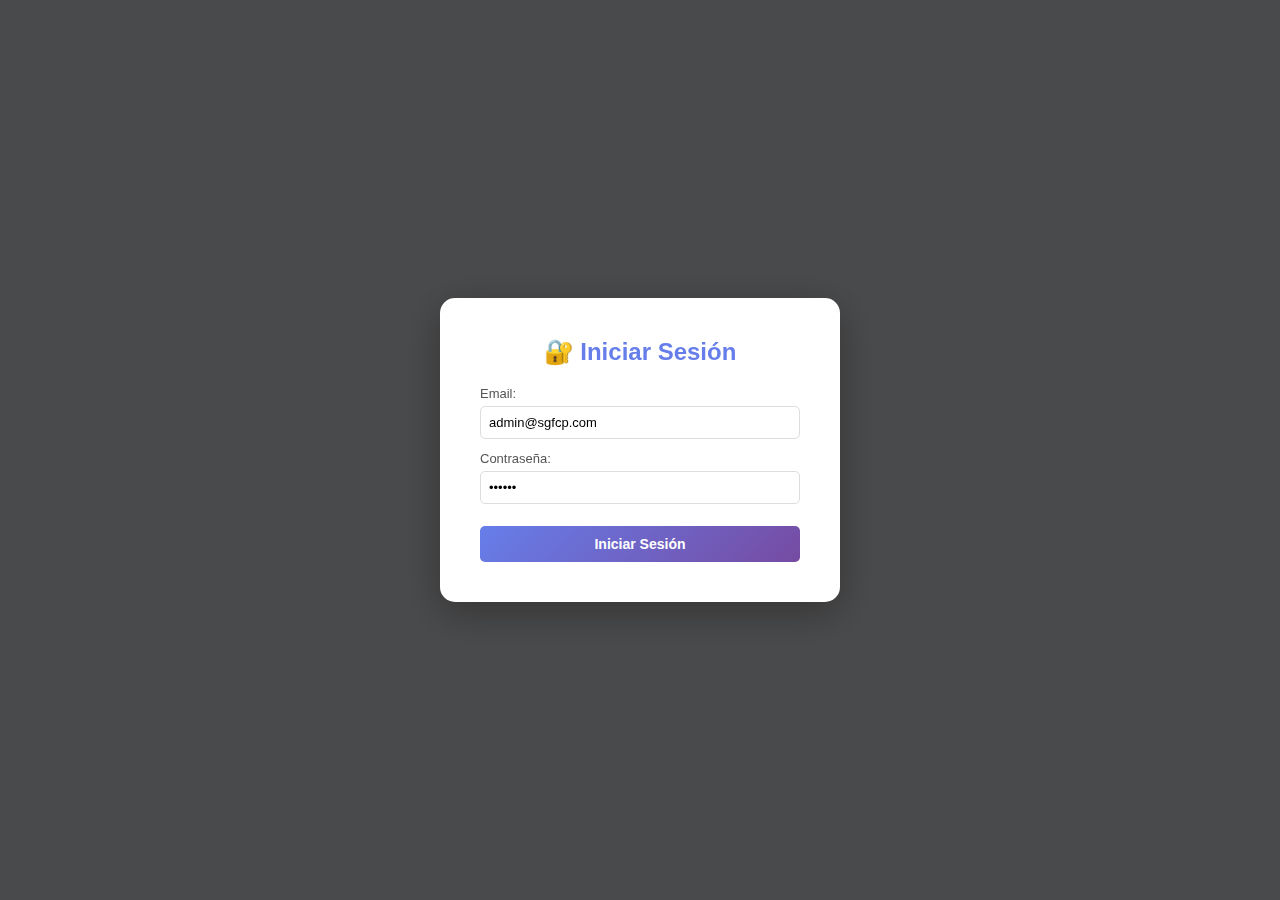
<file: api_dashboard.html>
<!DOCTYPE html>
<html lang="es">
<head>
    <meta charset="UTF-8">
    <meta name="viewport" content="width=device-width, initial-scale=1.0">
    <title>SGFCP - API Testing Dashboard</title>
    <style>
        * {
            margin: 0;
            padding: 0;
            box-sizing: border-box;
        }

        body {
            font-family: 'Segoe UI', Tahoma, Geneva, Verdana, sans-serif;
            background: #f5f7fa;
            min-height: 100vh;
        }

        .navbar {
            background: linear-gradient(135deg, #667eea 0%, #764ba2 100%);
            color: white;
            padding: 20px 30px;
            box-shadow: 0 2px 10px rgba(0,0,0,0.1);
        }

        .navbar h1 {
            font-size: 24px;
            margin-bottom: 5px;
        }

        .navbar .user-info {
            font-size: 14px;
            opacity: 0.9;
            display: flex;
            align-items: center;
            gap: 15px;
            margin-top: 10px;
        }

        .navbar .user-info .token-status {
            background: rgba(255,255,255,0.2);
            padding: 5px 10px;
            border-radius: 5px;
            font-size: 12px;
        }

        .navbar .user-info button {
            background: #ff4757;
            border: none;
            color: white;
            padding: 5px 15px;
            border-radius: 5px;
            cursor: pointer;
            font-size: 12px;
        }

        .container {
            max-width: 1400px;
            margin: 0 auto;
            padding: 30px;
        }

        .login-overlay {
            position: fixed;
            top: 0;
            left: 0;
            right: 0;
            bottom: 0;
            background: rgba(0,0,0,0.7);
            display: flex;
            justify-content: center;
            align-items: center;
            z-index: 1000;
        }

        .login-box {
            background: white;
            padding: 40px;
            border-radius: 15px;
            box-shadow: 0 10px 40px rgba(0,0,0,0.3);
            max-width: 400px;
            width: 90%;
        }

        .login-box h2 {
            color: #667eea;
            margin-bottom: 20px;
            text-align: center;
        }

        .endpoints-grid {
            display: grid;
            grid-template-columns: repeat(auto-fit, minmax(350px, 1fr));
            gap: 20px;
            margin-top: 20px;
        }

        .endpoint-card {
            background: white;
            border-radius: 10px;
            padding: 20px;
            box-shadow: 0 2px 10px rgba(0,0,0,0.08);
            transition: transform 0.2s, box-shadow 0.2s;
        }

        .endpoint-card:hover {
            transform: translateY(-2px);
            box-shadow: 0 4px 20px rgba(0,0,0,0.12);
        }

        .endpoint-card h3 {
            color: #333;
            margin-bottom: 15px;
            font-size: 18px;
            display: flex;
            align-items: center;
            gap: 10px;
        }

        .method-badge {
            display: inline-block;
            padding: 4px 8px;
            border-radius: 4px;
            font-size: 11px;
            font-weight: bold;
            margin-right: 8px;
        }

        .method-get { background: #28a745; color: white; }
        .method-post { background: #007bff; color: white; }
        .method-put { background: #ffc107; color: #333; }
        .method-delete { background: #dc3545; color: white; }

        .endpoint-path {
            font-family: 'Courier New', monospace;
            background: #f8f9fa;
            padding: 8px;
            border-radius: 5px;
            font-size: 12px;
            margin-bottom: 15px;
            word-break: break-all;
        }

        .form-group {
            margin-bottom: 12px;
        }

        .form-group label {
            display: block;
            margin-bottom: 5px;
            color: #555;
            font-size: 13px;
            font-weight: 500;
        }

        .form-group input,
        .form-group select,
        .form-group textarea {
            width: 100%;
            padding: 8px;
            border: 1px solid #ddd;
            border-radius: 5px;
            font-size: 13px;
        }

        .form-group textarea {
            min-height: 80px;
            font-family: 'Courier New', monospace;
            resize: vertical;
        }

        button {
            padding: 10px 20px;
            border: none;
            border-radius: 5px;
            cursor: pointer;
            font-size: 14px;
            font-weight: 600;
            transition: all 0.2s;
        }

        .btn-primary {
            background: linear-gradient(135deg, #667eea 0%, #764ba2 100%);
            color: white;
            width: 100%;
            margin-top: 10px;
        }

        .btn-primary:hover {
            transform: translateY(-1px);
            box-shadow: 0 4px 12px rgba(102, 126, 234, 0.4);
        }

        .response-container {
            margin-top: 15px;
            padding: 12px;
            border-radius: 5px;
            font-size: 12px;
            max-height: 300px;
            overflow-y: auto;
        }

        .response-success {
            background: #d4edda;
            border: 1px solid #c3e6cb;
            color: #155724;
        }

        .response-error {
            background: #f8d7da;
            border: 1px solid #f5c6cb;
            color: #721c24;
        }

        .response-container pre {
            white-space: pre-wrap;
            word-wrap: break-word;
            font-family: 'Courier New', monospace;
            margin-top: 8px;
        }

        .status-badge {
            display: inline-block;
            padding: 2px 8px;
            border-radius: 3px;
            font-size: 11px;
            font-weight: bold;
            margin-right: 8px;
        }

        .status-2xx { background: #28a745; color: white; }
        .status-4xx { background: #ffc107; color: #333; }
        .status-5xx { background: #dc3545; color: white; }

        .tabs {
            display: flex;
            gap: 10px;
            margin-bottom: 20px;
            border-bottom: 2px solid #e0e0e0;
        }

        .tab {
            padding: 12px 24px;
            background: none;
            border: none;
            color: #666;
            cursor: pointer;
            font-size: 15px;
            font-weight: 600;
            border-bottom: 3px solid transparent;
            transition: all 0.2s;
        }

        .tab:hover {
            color: #667eea;
        }

        .tab.active {
            color: #667eea;
            border-bottom-color: #667eea;
        }

        .tab-content {
            display: none;
        }

        .tab-content.active {
            display: block;
        }

        .quick-actions {
            background: white;
            padding: 20px;
            border-radius: 10px;
            margin-bottom: 20px;
            box-shadow: 0 2px 10px rgba(0,0,0,0.08);
        }

        .quick-actions h3 {
            margin-bottom: 15px;
            color: #333;
        }

        .quick-actions-grid {
            display: grid;
            grid-template-columns: repeat(auto-fit, minmax(200px, 1fr));
            gap: 10px;
        }

        .quick-btn {
            padding: 12px;
            background: #f8f9fa;
            border: 1px solid #ddd;
            border-radius: 5px;
            cursor: pointer;
            transition: all 0.2s;
            text-align: center;
            font-size: 13px;
        }

        .quick-btn:hover {
            background: #e9ecef;
            border-color: #667eea;
            color: #667eea;
        }

        .spinner {
            display: inline-block;
            width: 14px;
            height: 14px;
            border: 2px solid rgba(255,255,255,.3);
            border-radius: 50%;
            border-top-color: white;
            animation: spin 0.6s linear infinite;
            margin-left: 8px;
        }

        @keyframes spin {
            to { transform: rotate(360deg); }
        }

        .hidden { display: none !important; }

        .json-input-helper {
            font-size: 11px;
            color: #888;
            margin-top: 4px;
        }
    </style>
</head>
<body>
    <!-- Login Overlay -->
    <div id="loginOverlay" class="login-overlay">
        <div class="login-box">
            <h2>🔐 Iniciar Sesión</h2>
            <form id="loginForm">
                <div class="form-group">
                    <label>Email:</label>
                    <input type="email" id="loginEmail" value="admin@sgfcp.com" required>
                </div>
                <div class="form-group">
                    <label>Contraseña:</label>
                    <input type="password" id="loginPassword" value="123456" required>
                </div>
                <button type="submit" class="btn-primary">Iniciar Sesión</button>
            </form>
            <div id="loginError" class="response-container response-error hidden"></div>
        </div>
    </div>

    <!-- Main App -->
    <div id="mainApp" class="hidden">
        <nav class="navbar">
            <h1>🚛 SGFCP - API Testing Dashboard</h1>
            <div class="user-info">
                <span id="userDisplay"></span>
                <span class="token-status">Token válido</span>
                <button onclick="logout()">Cerrar Sesión</button>
            </div>
        </nav>

        <div class="container">
            <!-- Tabs -->
            <div class="tabs">
                <button class="tab active" onclick="switchTab('auth')">🔐 Autenticación</button>
                <button class="tab" onclick="switchTab('drivers')">🚗 Conductores</button>
                <button class="tab" onclick="switchTab('trucks')">🚛 Camiones</button>
                <button class="tab" onclick="switchTab('trips')">🗺️ Viajes</button>
                <button class="tab" onclick="switchTab('expenses')">💰 Gastos</button>
                <button class="tab" onclick="switchTab('others')">📋 Otros</button>
            </div>

            <!-- Auth Tab -->
            <div id="auth-tab" class="tab-content active">
                <div class="quick-actions">
                    <h3>Acciones Rápidas</h3>
                    <div class="quick-actions-grid">
                        <button class="quick-btn" onclick="testGetMe()">🔍 Ver mi perfil</button>
                        <button class="quick-btn" onclick="testRegister()">📝 Registrar usuario</button>
                        <button class="quick-btn" onclick="testRefreshToken()">🔄 Renovar token</button>
                    </div>
                </div>

                <div class="endpoints-grid">
                    <!-- Get Current User -->
                    <div class="endpoint-card">
                        <h3>👤 Usuario Actual</h3>
                        <div class="endpoint-path">
                            <span class="method-badge method-get">GET</span>/auth/me
                        </div>
                        <button class="btn-primary" onclick="makeRequest('GET', '/auth/me', null, 'authMeResponse')">
                            Ejecutar
                        </button>
                        <div id="authMeResponse"></div>
                    </div>

                    <!-- Register User -->
                    <div class="endpoint-card">
                        <h3>📝 Registrar Usuario</h3>
                        <div class="endpoint-path">
                            <span class="method-badge method-post">POST</span>/auth/register
                        </div>
                        <div class="form-group">
                            <label>Nombre:</label>
                            <input type="text" id="regName" value="Test">
                        </div>
                        <div class="form-group">
                            <label>Apellido:</label>
                            <input type="text" id="regSurname" value="Usuario">
                        </div>
                        <div class="form-group">
                            <label>Email:</label>
                            <input type="email" id="regEmail" value="test@example.com">
                        </div>
                        <div class="form-group">
                            <label>Contraseña:</label>
                            <input type="password" id="regPassword" value="123456">
                        </div>
                        <div class="form-group">
                            <label>¿Es Admin?</label>
                            <select id="regIsAdmin">
                                <option value="false">No</option>
                                <option value="true">Sí</option>
                            </select>
                        </div>
                        <button class="btn-primary" onclick="registerUser()">
                            Registrar
                        </button>
                        <div id="registerResponse"></div>
                    </div>
                </div>
            </div>

            <!-- Drivers Tab -->
            <div id="drivers-tab" class="tab-content">
                <div class="quick-actions">
                    <h3>Acciones Rápidas</h3>
                    <div class="quick-actions-grid">
                        <button class="quick-btn" onclick="makeRequest('GET', '/drivers/', null, 'quickDriversResponse')">📋 Listar todos</button>
                        <button class="quick-btn" onclick="makeRequest('GET', '/drivers/1', null, 'quickDriversResponse')">🔍 Ver conductor #1</button>
                    </div>
                    <div id="quickDriversResponse"></div>
                </div>

                <div class="endpoints-grid">
                    <!-- Get All Drivers -->
                    <div class="endpoint-card">
                        <h3>📋 Listar Conductores</h3>
                        <div class="endpoint-path">
                            <span class="method-badge method-get">GET</span>/drivers/
                        </div>
                        <button class="btn-primary" onclick="makeRequest('GET', '/drivers/', null, 'driversListResponse')">
                            Obtener Todos
                        </button>
                        <div id="driversListResponse"></div>
                    </div>

                    <!-- Get Driver by ID -->
                    <div class="endpoint-card">
                        <h3>🔍 Obtener Conductor</h3>
                        <div class="endpoint-path">
                            <span class="method-badge method-get">GET</span>/drivers/{id}
                        </div>
                        <div class="form-group">
                            <label>ID del Conductor:</label>
                            <input type="number" id="driverGetId" value="1">
                        </div>
                        <button class="btn-primary" onclick="getDriver()">
                            Obtener
                        </button>
                        <div id="driverGetResponse"></div>
                    </div>

                    <!-- Create Driver -->
                    <div class="endpoint-card">
                        <h3>➕ Crear Conductor</h3>
                        <div class="endpoint-path">
                            <span class="method-badge method-post">POST</span>/drivers/
                        </div>
                        <div class="form-group">
                            <label>JSON Body:</label>
                            <textarea id="driverCreateBody">
{
  "name": "Nuevo",
  "surname": "Conductor",
  "is_admin": false,
  "dni": 99999999,
  "cuil": "20999999999",
  "phone_number": "+54 9 11 9999-9999",
  "cbu": "0170009999999999999999",
  "active": true,
  "commission": 15.0,
  "enrollment_date": "2025-01-01"
}</textarea>
                        </div>
                        <button class="btn-primary" onclick="createDriver()">
                            Crear
                        </button>
                        <div id="driverCreateResponse"></div>
                    </div>

                    <!-- Update Driver -->
                    <div class="endpoint-card">
                        <h3>✏️ Actualizar Conductor</h3>
                        <div class="endpoint-path">
                            <span class="method-badge method-put">PUT</span>/drivers/{id}
                        </div>
                        <div class="form-group">
                            <label>ID del Conductor:</label>
                            <input type="number" id="driverUpdateId" value="1">
                        </div>
                        <div class="form-group">
                            <label>JSON Body:</label>
                            <textarea id="driverUpdateBody">
{
  "commission": 20.0,
  "phone_number": "+54 9 11 1111-1111"
}</textarea>
                        </div>
                        <button class="btn-primary" onclick="updateDriver()">
                            Actualizar
                        </button>
                        <div id="driverUpdateResponse"></div>
                    </div>

                    <!-- Delete Driver -->
                    <div class="endpoint-card">
                        <h3>🗑️ Eliminar Conductor</h3>
                        <div class="endpoint-path">
                            <span class="method-badge method-delete">DELETE</span>/drivers/{id}
                        </div>
                        <div class="form-group">
                            <label>ID del Conductor:</label>
                            <input type="number" id="driverDeleteId" value="">
                        </div>
                        <button class="btn-primary" onclick="deleteDriver()">
                            Eliminar
                        </button>
                        <div id="driverDeleteResponse"></div>
                    </div>
                </div>
            </div>

            <!-- Trucks Tab -->
            <div id="trucks-tab" class="tab-content">
                <div class="quick-actions">
                    <h3>Acciones Rápidas</h3>
                    <div class="quick-actions-grid">
                        <button class="quick-btn" onclick="makeRequest('GET', '/trucks/', null, 'quickTrucksResponse')">📋 Listar todos</button>
                        <button class="quick-btn" onclick="makeRequest('GET', '/trucks/1', null, 'quickTrucksResponse')">🔍 Ver camión #1</button>
                    </div>
                    <div id="quickTrucksResponse"></div>
                </div>

                <div class="endpoints-grid">
                    <!-- Get All Trucks -->
                    <div class="endpoint-card">
                        <h3>📋 Listar Camiones</h3>
                        <div class="endpoint-path">
                            <span class="method-badge method-get">GET</span>/trucks/
                        </div>
                        <button class="btn-primary" onclick="makeRequest('GET', '/trucks/', null, 'trucksListResponse')">
                            Obtener Todos
                        </button>
                        <div id="trucksListResponse"></div>
                    </div>

                    <!-- Get Truck by ID -->
                    <div class="endpoint-card">
                        <h3>🔍 Obtener Camión</h3>
                        <div class="endpoint-path">
                            <span class="method-badge method-get">GET</span>/trucks/{id}
                        </div>
                        <div class="form-group">
                            <label>ID del Camión:</label>
                            <input type="number" id="truckGetId" value="1">
                        </div>
                        <button class="btn-primary" onclick="getTruck()">
                            Obtener
                        </button>
                        <div id="truckGetResponse"></div>
                    </div>

                    <!-- Create Truck -->
                    <div class="endpoint-card">
                        <h3>➕ Crear Camión</h3>
                        <div class="endpoint-path">
                            <span class="method-badge method-post">POST</span>/trucks/
                        </div>
                        <div class="form-group">
                            <label>JSON Body:</label>
                            <textarea id="truckCreateBody">
{
  "plate": "XY999ZZ",
  "operational": true,
  "brand": "Mercedes-Benz",
  "model_name": "Actros 2651",
  "fabrication_year": 2024
}</textarea>
                        </div>
                        <button class="btn-primary" onclick="createTruck()">
                            Crear
                        </button>
                        <div id="truckCreateResponse"></div>
                    </div>

                    <!-- Update Truck -->
                    <div class="endpoint-card">
                        <h3>✏️ Actualizar Camión</h3>
                        <div class="endpoint-path">
                            <span class="method-badge method-put">PUT</span>/trucks/{id}
                        </div>
                        <div class="form-group">
                            <label>ID del Camión:</label>
                            <input type="number" id="truckUpdateId" value="1">
                        </div>
                        <div class="form-group">
                            <label>JSON Body:</label>
                            <textarea id="truckUpdateBody">
{
  "operational": false
}</textarea>
                        </div>
                        <button class="btn-primary" onclick="updateTruck()">
                            Actualizar
                        </button>
                        <div id="truckUpdateResponse"></div>
                    </div>
                </div>
            </div>

            <!-- Trips Tab -->
            <div id="trips-tab" class="tab-content">
                <div class="quick-actions">
                    <h3>Acciones Rápidas</h3>
                    <div class="quick-actions-grid">
                        <button class="quick-btn" onclick="makeRequest('GET', '/trips/', null, 'quickTripsResponse')">📋 Listar todos</button>
                        <button class="quick-btn" onclick="makeRequest('GET', '/trips/1', null, 'quickTripsResponse')">🔍 Ver viaje #1</button>
                    </div>
                    <div id="quickTripsResponse"></div>
                </div>

                <div class="endpoints-grid">
                    <!-- Get All Trips -->
                    <div class="endpoint-card">
                        <h3>📋 Listar Viajes</h3>
                        <div class="endpoint-path">
                            <span class="method-badge method-get">GET</span>/trips/
                        </div>
                        <button class="btn-primary" onclick="makeRequest('GET', '/trips/', null, 'tripsListResponse')">
                            Obtener Todos
                        </button>
                        <div id="tripsListResponse"></div>
                    </div>

                    <!-- Get Trip by ID -->
                    <div class="endpoint-card">
                        <h3>🔍 Obtener Viaje</h3>
                        <div class="endpoint-path">
                            <span class="method-badge method-get">GET</span>/trips/{id}
                        </div>
                        <div class="form-group">
                            <label>ID del Viaje:</label>
                            <input type="number" id="tripGetId" value="1">
                        </div>
                        <button class="btn-primary" onclick="getTrip()">
                            Obtener
                        </button>
                        <div id="tripGetResponse"></div>
                    </div>

                    <!-- Create Trip -->
                    <div class="endpoint-card">
                        <h3>➕ Crear Viaje</h3>
                        <div class="endpoint-path">
                            <span class="method-badge method-post">POST</span>/trips/
                        </div>
                        <div class="form-group">
                            <label>JSON Body:</label>
                            <textarea id="tripCreateBody">
{
  "driver_id": 1,
  "truck_id": 1,
  "client_id": 1,
  "load_owner_id": 1,
  "km_rate_id": 1,
  "origin": "Buenos Aires",
  "destination": "Rosario",
  "distance": 300,
  "toll": 5000,
  "toll_paid_by": "Administrador",
  "trip_date": "2025-11-26",
  "state": "Pendiente"
}</textarea>
                        </div>
                        <button class="btn-primary" onclick="createTrip()">
                            Crear
                        </button>
                        <div id="tripCreateResponse"></div>
                    </div>
                </div>
            </div>

            <!-- Expenses Tab -->
            <div id="expenses-tab" class="tab-content">
                <div class="quick-actions">
                    <h3>Acciones Rápidas</h3>
                    <div class="quick-actions-grid">
                        <button class="quick-btn" onclick="makeRequest('GET', '/expenses/', null, 'quickExpensesResponse')">📋 Listar todos</button>
                        <button class="quick-btn" onclick="makeRequest('GET', '/expenses/1', null, 'quickExpensesResponse')">🔍 Ver gasto #1</button>
                    </div>
                    <div id="quickExpensesResponse"></div>
                </div>

                <div class="endpoints-grid">
                    <!-- Get All Expenses -->
                    <div class="endpoint-card">
                        <h3>📋 Listar Gastos</h3>
                        <div class="endpoint-path">
                            <span class="method-badge method-get">GET</span>/expenses/
                        </div>
                        <button class="btn-primary" onclick="makeRequest('GET', '/expenses/', null, 'expensesListResponse')">
                            Obtener Todos
                        </button>
                        <div id="expensesListResponse"></div>
                    </div>

                    <!-- Create Expense -->
                    <div class="endpoint-card">
                        <h3>➕ Crear Gasto</h3>
                        <div class="endpoint-path">
                            <span class="method-badge method-post">POST</span>/expenses/
                        </div>
                        <div class="form-group">
                            <label>JSON Body:</label>
                            <textarea id="expenseCreateBody">
{
  "trip_id": 1,
  "expense_type": "Combustible",
  "amount": 50000,
  "description": "Carga completa de combustible",
  "expense_date": "2025-11-26"
}</textarea>
                            <div class="json-input-helper">
                                Tipos: Combustible, Peaje, Viáticos, Multa, Reparaciones
                            </div>
                        </div>
                        <button class="btn-primary" onclick="createExpense()">
                            Crear
                        </button>
                        <div id="expenseCreateResponse"></div>
                    </div>
                </div>
            </div>

            <!-- Others Tab -->
            <div id="others-tab" class="tab-content">
                <div class="endpoints-grid">
                    <!-- Clients -->
                    <div class="endpoint-card">
                        <h3>🏢 Clientes</h3>
                        <div class="endpoint-path">
                            <span class="method-badge method-get">GET</span>/clients/
                        </div>
                        <button class="btn-primary" onclick="makeRequest('GET', '/clients/', null, 'clientsResponse')">
                            Obtener Todos
                        </button>
                        <div id="clientsResponse"></div>
                    </div>

                    <!-- Load Owners -->
                    <div class="endpoint-card">
                        <h3>📦 Dueños de Carga</h3>
                        <div class="endpoint-path">
                            <span class="method-badge method-get">GET</span>/load-owners/
                        </div>
                        <button class="btn-primary" onclick="makeRequest('GET', '/load-owners/', null, 'loadOwnersResponse')">
                            Obtener Todos
                        </button>
                        <div id="loadOwnersResponse"></div>
                    </div>

                    <!-- KM Rates -->
                    <div class="endpoint-card">
                        <h3>📏 Tarifas por KM</h3>
                        <div class="endpoint-path">
                            <span class="method-badge method-get">GET</span>/km-rates/
                        </div>
                        <button class="btn-primary" onclick="makeRequest('GET', '/km-rates/', null, 'kmRatesResponse')">
                            Obtener Todas
                        </button>
                        <div id="kmRatesResponse"></div>
                    </div>

                    <!-- Commission Percentages -->
                    <div class="endpoint-card">
                        <h3>💰 Porcentajes de Comisión</h3>
                        <div class="endpoint-path">
                            <span class="method-badge method-get">GET</span>/commission-percentages/
                        </div>
                        <button class="btn-primary" onclick="makeRequest('GET', '/commission-percentages/', null, 'commissionResponse')">
                            Obtener Todos
                        </button>
                        <div id="commissionResponse"></div>
                    </div>

                    <!-- Advance Payments -->
                    <div class="endpoint-card">
                        <h3>💵 Anticipos</h3>
                        <div class="endpoint-path">
                            <span class="method-badge method-get">GET</span>/advance-payments/
                        </div>
                        <button class="btn-primary" onclick="makeRequest('GET', '/advance-payments/', null, 'advancePaymentsResponse')">
                            Obtener Todos
                        </button>
                        <div id="advancePaymentsResponse"></div>
                    </div>

                    <!-- Monthly Summaries -->
                    <div class="endpoint-card">
                        <h3>📊 Resúmenes Mensuales</h3>
                        <div class="endpoint-path">
                            <span class="method-badge method-get">GET</span>/monthly-summaries/
                        </div>
                        <button class="btn-primary" onclick="makeRequest('GET', '/monthly-summaries/', null, 'summariesResponse')">
                            Obtener Todos
                        </button>
                        <div id="summariesResponse"></div>
                    </div>
                </div>
            </div>
        </div>
    </div>

    <script>
        const API_URL = 'http://localhost:5000';
        let authToken = null;
        let currentUser = null;

        // Login
        document.getElementById('loginForm').addEventListener('submit', async (e) => {
            e.preventDefault();
            const email = document.getElementById('loginEmail').value;
            const password = document.getElementById('loginPassword').value;
            const errorDiv = document.getElementById('loginError');

            try {
                const response = await fetch(`${API_URL}/auth/login`, {
                    method: 'POST',
                    headers: { 'Content-Type': 'application/json' },
                    body: JSON.stringify({ email, password })
                });

                const data = await response.json();

                if (response.ok) {
                    authToken = data.access_token;
                    currentUser = data.user;
                    document.getElementById('loginOverlay').classList.add('hidden');
                    document.getElementById('mainApp').classList.remove('hidden');
                    document.getElementById('userDisplay').textContent = 
                        `${currentUser.name} ${currentUser.surname} (${currentUser.is_admin ? 'Admin' : 'Usuario'})`;
                } else {
                    errorDiv.textContent = data.error || 'Error al iniciar sesión';
                    errorDiv.classList.remove('hidden');
                }
            } catch (error) {
                errorDiv.textContent = 'Error de conexión. Asegúrate de que el servidor esté corriendo.';
                errorDiv.classList.remove('hidden');
            }
        });

        function logout() {
            authToken = null;
            currentUser = null;
            document.getElementById('loginOverlay').classList.remove('hidden');
            document.getElementById('mainApp').classList.add('hidden');
            document.getElementById('loginPassword').value = '';
        }

        function switchTab(tabName) {
            // Update tab buttons
            document.querySelectorAll('.tab').forEach(tab => tab.classList.remove('active'));
            event.target.classList.add('active');

            // Update tab content
            document.querySelectorAll('.tab-content').forEach(content => content.classList.remove('active'));
            document.getElementById(`${tabName}-tab`).classList.add('active');
        }

        async function makeRequest(method, endpoint, body, responseId) {
            const responseDiv = document.getElementById(responseId);
            responseDiv.innerHTML = '<div class="response-container response-success">Procesando...<span class="spinner"></span></div>';

            const options = {
                method: method,
                headers: {
                    'Content-Type': 'application/json',
                    'Authorization': `Bearer ${authToken}`
                }
            };

            if (body) {
                options.body = JSON.stringify(body);
            }

            try {
                const response = await fetch(`${API_URL}${endpoint}`, options);
                const data = await response.json();

                const statusClass = response.status >= 200 && response.status < 300 ? 'status-2xx' : 
                                  response.status >= 400 && response.status < 500 ? 'status-4xx' : 'status-5xx';
                
                const responseClass = response.ok ? 'response-success' : 'response-error';

                responseDiv.innerHTML = `
                    <div class="response-container ${responseClass}">
                        <span class="status-badge ${statusClass}">${response.status}</span>
                        <strong>${response.ok ? '✅ Éxito' : '❌ Error'}</strong>
                        <pre>${JSON.stringify(data, null, 2)}</pre>
                    </div>
                `;
            } catch (error) {
                responseDiv.innerHTML = `
                    <div class="response-container response-error">
                        <strong>❌ Error de conexión</strong>
                        <pre>${error.message}</pre>
                    </div>
                `;
            }
        }

        // Auth functions
        function testGetMe() {
            makeRequest('GET', '/auth/me', null, 'quickDriversResponse');
        }

        function registerUser() {
            const body = {
                name: document.getElementById('regName').value,
                surname: document.getElementById('regSurname').value,
                email: document.getElementById('regEmail').value,
                password: document.getElementById('regPassword').value,
                is_admin: document.getElementById('regIsAdmin').value === 'true'
            };
            makeRequest('POST', '/auth/register', body, 'registerResponse');
        }

        // Driver functions
        function getDriver() {
            const id = document.getElementById('driverGetId').value;
            makeRequest('GET', `/drivers/${id}`, null, 'driverGetResponse');
        }

        function createDriver() {
            try {
                const body = JSON.parse(document.getElementById('driverCreateBody').value);
                makeRequest('POST', '/drivers/', body, 'driverCreateResponse');
            } catch (e) {
                document.getElementById('driverCreateResponse').innerHTML = 
                    '<div class="response-container response-error">Error: JSON inválido</div>';
            }
        }

        function updateDriver() {
            const id = document.getElementById('driverUpdateId').value;
            try {
                const body = JSON.parse(document.getElementById('driverUpdateBody').value);
                makeRequest('PUT', `/drivers/${id}`, body, 'driverUpdateResponse');
            } catch (e) {
                document.getElementById('driverUpdateResponse').innerHTML = 
                    '<div class="response-container response-error">Error: JSON inválido</div>';
            }
        }

        function deleteDriver() {
            const id = document.getElementById('driverDeleteId').value;
            if (confirm(`¿Estás seguro de eliminar el conductor #${id}?`)) {
                makeRequest('DELETE', `/drivers/${id}`, null, 'driverDeleteResponse');
            }
        }

        // Truck functions
        function getTruck() {
            const id = document.getElementById('truckGetId').value;
            makeRequest('GET', `/trucks/${id}`, null, 'truckGetResponse');
        }

        function createTruck() {
            try {
                const body = JSON.parse(document.getElementById('truckCreateBody').value);
                makeRequest('POST', '/trucks/', body, 'truckCreateResponse');
            } catch (e) {
                document.getElementById('truckCreateResponse').innerHTML = 
                    '<div class="response-container response-error">Error: JSON inválido</div>';
            }
        }

        function updateTruck() {
            const id = document.getElementById('truckUpdateId').value;
            try {
                const body = JSON.parse(document.getElementById('truckUpdateBody').value);
                makeRequest('PUT', `/trucks/${id}`, body, 'truckUpdateResponse');
            } catch (e) {
                document.getElementById('truckUpdateResponse').innerHTML = 
                    '<div class="response-container response-error">Error: JSON inválido</div>';
            }
        }

        // Trip functions
        function getTrip() {
            const id = document.getElementById('tripGetId').value;
            makeRequest('GET', `/trips/${id}`, null, 'tripGetResponse');
        }

        function createTrip() {
            try {
                const body = JSON.parse(document.getElementById('tripCreateBody').value);
                makeRequest('POST', '/trips/', body, 'tripCreateResponse');
            } catch (e) {
                document.getElementById('tripCreateResponse').innerHTML = 
                    '<div class="response-container response-error">Error: JSON inválido</div>';
            }
        }

        // Expense functions
        function createExpense() {
            try {
                const body = JSON.parse(document.getElementById('expenseCreateBody').value);
                makeRequest('POST', '/expenses/', body, 'expenseCreateResponse');
            } catch (e) {
                document.getElementById('expenseCreateResponse').innerHTML = 
                    '<div class="response-container response-error">Error: JSON inválido</div>';
            }
        }
    </script>
</body>
</html>
</file>
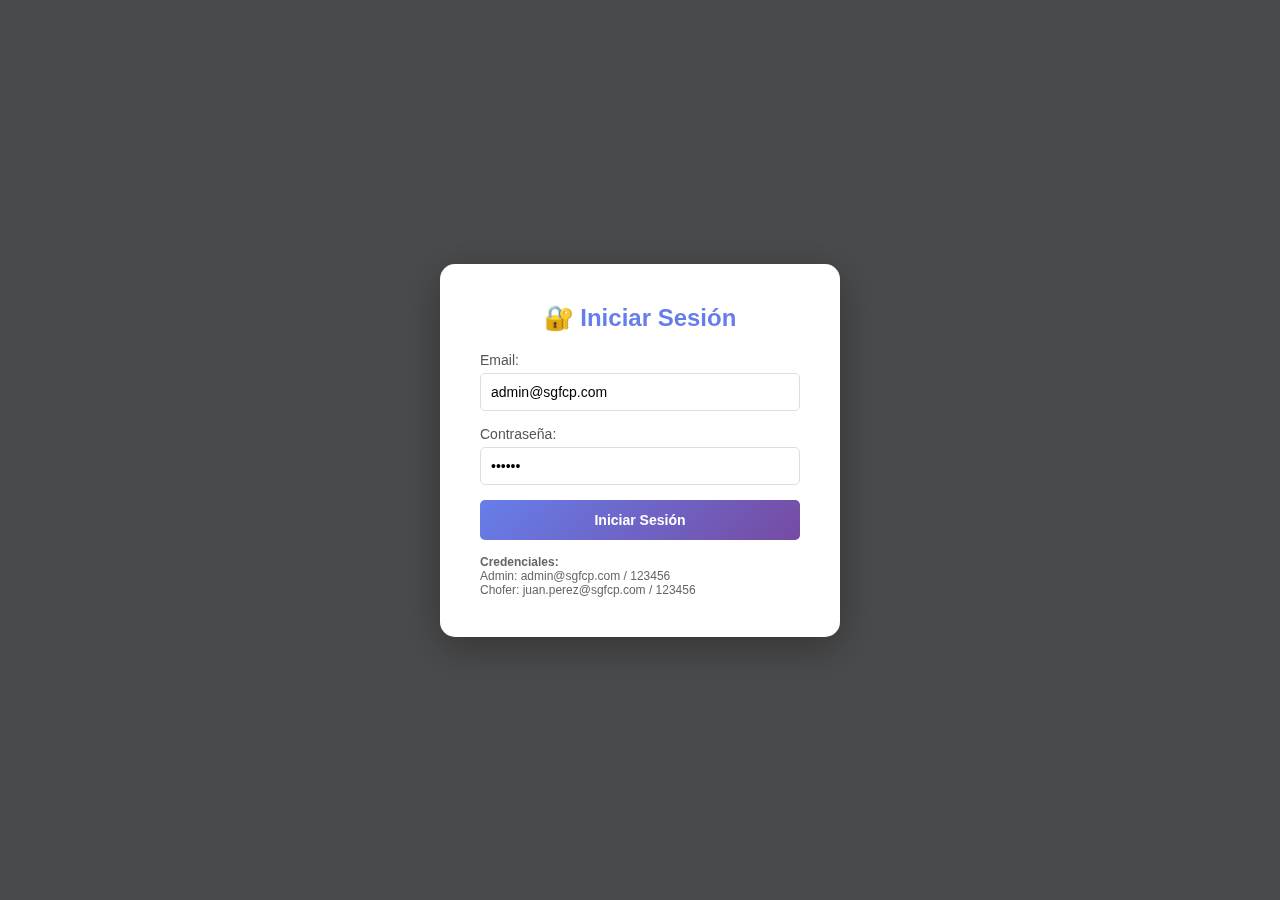
<file: trip_management.html>
<!DOCTYPE html>
<html lang="es">
<head>
    <meta charset="UTF-8">
    <meta name="viewport" content="width=device-width, initial-scale=1.0">
    <title>SGFCP - Gestión de Viajes</title>
    <style>
        * {
            margin: 0;
            padding: 0;
            box-sizing: border-box;
        }

        body {
            font-family: 'Segoe UI', Tahoma, Geneva, Verdana, sans-serif;
            background: #f5f7fa;
            min-height: 100vh;
        }

        .navbar {
            background: linear-gradient(135deg, #667eea 0%, #764ba2 100%);
            color: white;
            padding: 20px 30px;
            box-shadow: 0 2px 10px rgba(0,0,0,0.1);
            display: flex;
            justify-content: space-between;
            align-items: center;
        }

        .navbar h1 {
            font-size: 24px;
        }

        .navbar .user-info {
            display: flex;
            align-items: center;
            gap: 15px;
        }

        .navbar button {
            background: #ff4757;
            border: none;
            color: white;
            padding: 8px 16px;
            border-radius: 5px;
            cursor: pointer;
        }

        .container {
            max-width: 1400px;
            margin: 0 auto;
            padding: 30px;
        }

        .login-overlay {
            position: fixed;
            top: 0;
            left: 0;
            right: 0;
            bottom: 0;
            background: rgba(0,0,0,0.7);
            display: flex;
            justify-content: center;
            align-items: center;
            z-index: 1000;
        }

        .login-box {
            background: white;
            padding: 40px;
            border-radius: 15px;
            box-shadow: 0 10px 40px rgba(0,0,0,0.3);
            max-width: 400px;
            width: 90%;
        }

        .login-box h2 {
            color: #667eea;
            margin-bottom: 20px;
            text-align: center;
        }

        .tabs {
            display: flex;
            gap: 10px;
            margin-bottom: 20px;
            border-bottom: 2px solid #e0e0e0;
        }

        .tab {
            padding: 12px 24px;
            background: none;
            border: none;
            color: #666;
            cursor: pointer;
            font-size: 15px;
            font-weight: 600;
            border-bottom: 3px solid transparent;
            transition: all 0.2s;
        }

        .tab:hover {
            color: #667eea;
        }

        .tab.active {
            color: #667eea;
            border-bottom-color: #667eea;
        }

        .tab-content {
            display: none;
        }

        .tab-content.active {
            display: block;
        }

        .card {
            background: white;
            border-radius: 10px;
            padding: 20px;
            margin-bottom: 20px;
            box-shadow: 0 2px 10px rgba(0,0,0,0.08);
        }

        .card h3 {
            color: #333;
            margin-bottom: 15px;
            font-size: 18px;
        }

        .form-group {
            margin-bottom: 15px;
        }

        .form-group label {
            display: block;
            margin-bottom: 5px;
            color: #555;
            font-size: 14px;
            font-weight: 500;
        }

        .form-group input,
        .form-group select,
        .form-group textarea {
            width: 100%;
            padding: 10px;
            border: 1px solid #ddd;
            border-radius: 5px;
            font-size: 14px;
        }

        .form-row {
            display: grid;
            grid-template-columns: 1fr 1fr;
            gap: 15px;
        }

        button.btn-primary {
            background: linear-gradient(135deg, #667eea 0%, #764ba2 100%);
            color: white;
            padding: 12px 24px;
            border: none;
            border-radius: 5px;
            cursor: pointer;
            font-size: 14px;
            font-weight: 600;
            transition: all 0.2s;
        }

        button.btn-primary:hover {
            transform: translateY(-1px);
            box-shadow: 0 4px 12px rgba(102, 126, 234, 0.4);
        }

        button.btn-success {
            background: #28a745;
            color: white;
        }

        button.btn-warning {
            background: #ffc107;
            color: #333;
        }

        button.btn-danger {
            background: #dc3545;
            color: white;
        }

        .trips-grid {
            display: grid;
            grid-template-columns: repeat(auto-fill, minmax(350px, 1fr));
            gap: 20px;
        }

        .trip-card {
            background: white;
            border-radius: 10px;
            padding: 20px;
            box-shadow: 0 2px 10px rgba(0,0,0,0.08);
            transition: transform 0.2s;
        }

        .trip-card:hover {
            transform: translateY(-2px);
            box-shadow: 0 4px 20px rgba(0,0,0,0.12);
        }

        .trip-header {
            display: flex;
            justify-content: space-between;
            align-items: center;
            margin-bottom: 15px;
        }

        .trip-id {
            font-size: 20px;
            font-weight: bold;
            color: #667eea;
        }

        .status-badge {
            padding: 6px 12px;
            border-radius: 20px;
            font-size: 12px;
            font-weight: 600;
        }

        .status-pendiente {
            background: #fff3cd;
            color: #856404;
        }

        .status-en-curso {
            background: #d1ecf1;
            color: #0c5460;
        }

        .status-finalizado {
            background: #d4edda;
            color: #155724;
        }

        .trip-details {
            margin: 15px 0;
        }

        .trip-detail {
            display: flex;
            justify-content: space-between;
            padding: 8px 0;
            border-bottom: 1px solid #f0f0f0;
        }

        .trip-detail:last-child {
            border-bottom: none;
        }

        .trip-detail label {
            color: #666;
            font-size: 13px;
        }

        .trip-detail span {
            color: #333;
            font-weight: 500;
            font-size: 13px;
        }

        .trip-actions {
            display: flex;
            gap: 10px;
            margin-top: 15px;
        }

        .trip-actions button {
            flex: 1;
            padding: 8px;
            border: none;
            border-radius: 5px;
            cursor: pointer;
            font-size: 13px;
            font-weight: 600;
        }

        .expenses-list {
            margin-top: 15px;
            padding-top: 15px;
            border-top: 2px solid #f0f0f0;
        }

        .expense-item {
            background: #f8f9fa;
            padding: 10px;
            border-radius: 5px;
            margin-bottom: 8px;
            display: flex;
            justify-content: space-between;
            align-items: center;
        }

        .expense-info {
            flex: 1;
        }

        .expense-type {
            font-weight: 600;
            color: #667eea;
            font-size: 14px;
        }

        .expense-amount {
            color: #dc3545;
            font-weight: 700;
            font-size: 16px;
        }

        .modal {
            display: none;
            position: fixed;
            top: 0;
            left: 0;
            right: 0;
            bottom: 0;
            background: rgba(0,0,0,0.5);
            z-index: 1000;
            justify-content: center;
            align-items: center;
        }

        .modal.show {
            display: flex;
        }

        .modal-content {
            background: white;
            padding: 30px;
            border-radius: 15px;
            max-width: 600px;
            width: 90%;
            max-height: 80vh;
            overflow-y: auto;
        }

        .modal-header {
            display: flex;
            justify-content: space-between;
            align-items: center;
            margin-bottom: 20px;
        }

        .modal-header h2 {
            color: #667eea;
        }

        .close-modal {
            background: none;
            border: none;
            font-size: 24px;
            cursor: pointer;
            color: #666;
        }

        .alert {
            padding: 12px;
            border-radius: 5px;
            margin-bottom: 15px;
        }

        .alert-success {
            background: #d4edda;
            color: #155724;
            border: 1px solid #c3e6cb;
        }

        .alert-error {
            background: #f8d7da;
            color: #721c24;
            border: 1px solid #f5c6cb;
        }

        .hidden {
            display: none !important;
        }

        .spinner {
            display: inline-block;
            width: 14px;
            height: 14px;
            border: 2px solid rgba(255,255,255,.3);
            border-radius: 50%;
            border-top-color: white;
            animation: spin 0.6s linear infinite;
            margin-left: 8px;
        }

        @keyframes spin {
            to { transform: rotate(360deg); }
        }

        .empty-state {
            text-align: center;
            padding: 60px 20px;
            color: #999;
        }

        .empty-state h3 {
            font-size: 20px;
            margin-bottom: 10px;
        }
    </style>
</head>
<body>
    <!-- Login Overlay -->
    <div id="loginOverlay" class="login-overlay">
        <div class="login-box">
            <h2>🔐 Iniciar Sesión</h2>
            <form id="loginForm">
                <div class="form-group">
                    <label>Email:</label>
                    <input type="email" id="loginEmail" value="admin@sgfcp.com" required>
                </div>
                <div class="form-group">
                    <label>Contraseña:</label>
                    <input type="password" id="loginPassword" value="123456" required>
                </div>
                <button type="submit" class="btn-primary" style="width: 100%;">Iniciar Sesión</button>
            </form>
            <div id="loginError" class="alert alert-error hidden"></div>
            <div style="margin-top: 15px; font-size: 12px; color: #666;">
                <strong>Credenciales:</strong><br>
                Admin: admin@sgfcp.com / 123456<br>
                Chofer: juan.perez@sgfcp.com / 123456
            </div>
        </div>
    </div>

    <!-- Main App -->
    <div id="mainApp" class="hidden">
        <nav class="navbar">
            <h1>🚛 SGFCP - Gestión de Viajes</h1>
            <div class="user-info">
                <span id="userDisplay"></span>
                <button onclick="logout()">Cerrar Sesión</button>
            </div>
        </nav>

        <div class="container">
            <!-- Tabs -->
            <div class="tabs">
                <button class="tab active" onclick="switchTab('trips')">🗺️ Mis Viajes</button>
                <button id="adminTab" class="tab hidden" onclick="switchTab('admin')">⚙️ Crear Viaje (Admin)</button>
            </div>

            <!-- Trips Tab (Chofer y Admin) -->
            <div id="trips-tab" class="tab-content active">
                <div class="card">
                    <h3>Mis Viajes</h3>
                    <div id="tripsContainer"></div>
                </div>
            </div>

            <!-- Admin Tab (Solo Admin) -->
            <div id="admin-tab" class="tab-content">
                <div class="card">
                    <h3>Crear Nuevo Viaje</h3>
                    <form id="createTripForm">
                        <div class="form-row">
                            <div class="form-group">
                                <label>Origen *</label>
                                <input type="text" id="tripOrigin" required>
                            </div>
                            <div class="form-group">
                                <label>Destino *</label>
                                <input type="text" id="tripDestination" required>
                            </div>
                        </div>
                        <div class="form-row">
                            <div class="form-group">
                                <label>Fecha Inicio *</label>
                                <input type="date" id="tripStartDate" required>
                            </div>
                            <div class="form-group">
                                <label>Conductor *</label>
                                <select id="tripDriver" required>
                                    <option value="">Seleccionar...</option>
                                </select>
                            </div>
                        </div>
                        <div class="form-row">
                            <div class="form-group">
                                <label>Cliente *</label>
                                <select id="tripClient" required>
                                    <option value="">Seleccionar...</option>
                                </select>
                            </div>
                            <div class="form-group">
                                <label>Dueño de Carga</label>
                                <select id="tripLoadOwner">
                                    <option value="">Seleccionar...</option>
                                </select>
                            </div>
                        </div>
                        <div class="form-row">
                            <div class="form-group">
                                <label>Kilómetros Estimados</label>
                                <input type="number" id="tripKms" step="0.1">
                            </div>
                            <div class="form-group">
                                <label>Tarifa por Tonelada</label>
                                <input type="number" id="tripRatePerTon" step="0.01">
                            </div>
                        </div>
                        <button type="submit" class="btn-primary">Crear Viaje</button>
                    </form>
                    <div id="createTripResult"></div>
                </div>
            </div>
        </div>
    </div>

    <!-- Modal: Iniciar Viaje -->
    <div id="startTripModal" class="modal">
        <div class="modal-content">
            <div class="modal-header">
                <h2>🚀 Iniciar Viaje</h2>
                <button class="close-modal" onclick="closeModal('startTripModal')">&times;</button>
            </div>
            <form id="startTripForm">
                <input type="hidden" id="startTripId">
                <div class="form-group">
                    <label>Dueño de Carga *</label>
                    <select id="startLoadOwner" required>
                        <option value="">Seleccionar...</option>
                    </select>
                </div>
                <div class="form-group">
                    <label>Tarifa por Tonelada</label>
                    <input type="number" id="startRatePerTon" step="0.01">
                </div>
                <div class="form-group">
                    <label>Peso de Carga (kg)</label>
                    <input type="number" id="startLoadWeight" step="0.1">
                </div>
                <button type="submit" class="btn-primary">Iniciar Viaje</button>
            </form>
            <div id="startTripResult"></div>
        </div>
    </div>

    <!-- Modal: Finalizar Viaje -->
    <div id="endTripModal" class="modal">
        <div class="modal-content">
            <div class="modal-header">
                <h2>✅ Finalizar Viaje</h2>
                <button class="close-modal" onclick="closeModal('endTripModal')">&times;</button>
            </div>
            <form id="endTripForm">
                <input type="hidden" id="endTripId">
                <div class="form-group">
                    <label>Fecha Fin *</label>
                    <input type="date" id="endDate" required>
                </div>
                <div class="form-group">
                    <label>Peso de Descarga (kg) *</label>
                    <input type="number" id="endLoadWeight" step="0.1" required>
                </div>
                <button type="submit" class="btn-primary">Finalizar Viaje</button>
            </form>
            <div id="endTripResult"></div>
        </div>
    </div>

    <!-- Modal: Agregar Gasto -->
    <div id="addExpenseModal" class="modal">
        <div class="modal-content">
            <div class="modal-header">
                <h2>💰 Agregar Gasto</h2>
                <button class="close-modal" onclick="closeModal('addExpenseModal')">&times;</button>
            </div>
            <form id="addExpenseForm">
                <input type="hidden" id="expenseTripId">
                <div class="form-group">
                    <label>Tipo de Gasto *</label>
                    <select id="expenseType" required>
                        <option value="">Seleccionar...</option>
                        <option value="Viáticos">Viáticos</option>
                        <option value="Multa">Multa</option>
                        <option value="Reparaciones">Reparaciones</option>
                        <option value="Combustible">Combustible</option>
                        <option value="Peaje">Peaje</option>
                    </select>
                </div>
                <div class="form-group">
                    <label>Monto *</label>
                    <input type="number" id="expenseAmount" step="0.01" required>
                </div>
                <div class="form-group">
                    <label>Descripción</label>
                    <textarea id="expenseDescription" rows="3"></textarea>
                </div>
                <div class="form-group">
                    <label>Fecha *</label>
                    <input type="date" id="expenseDate" required>
                </div>
                <button type="submit" class="btn-primary">Agregar Gasto</button>
            </form>
            <div id="addExpenseResult"></div>
        </div>
    </div>

    <!-- Modal: Ver Gastos -->
    <div id="viewExpensesModal" class="modal">
        <div class="modal-content">
            <div class="modal-header">
                <h2>💰 Gastos del Viaje</h2>
                <button class="close-modal" onclick="closeModal('viewExpensesModal')">&times;</button>
            </div>
            <div id="expensesList"></div>
        </div>
    </div>

    <script>
        const API_URL = 'http://localhost:5000';
        let authToken = null;
        let currentUser = null;
        let drivers = [];
        let clients = [];
        let loadOwners = [];

        // Login
        document.getElementById('loginForm').addEventListener('submit', async (e) => {
            e.preventDefault();
            const email = document.getElementById('loginEmail').value;
            const password = document.getElementById('loginPassword').value;
            const errorDiv = document.getElementById('loginError');

            try {
                const response = await fetch(`${API_URL}/auth/login`, {
                    method: 'POST',
                    headers: { 'Content-Type': 'application/json' },
                    body: JSON.stringify({ email, password })
                });

                const data = await response.json();

                if (response.ok) {
                    authToken = data.access_token;
                    currentUser = data.user;
                    document.getElementById('loginOverlay').classList.add('hidden');
                    document.getElementById('mainApp').classList.remove('hidden');
                    document.getElementById('userDisplay').textContent = 
                        `${currentUser.name} ${currentUser.surname} (${currentUser.is_admin ? 'Admin' : 'Chofer'})`;
                    
                    // Mostrar tab admin solo si es admin
                    if (currentUser.is_admin) {
                        document.getElementById('adminTab').classList.remove('hidden');
                        await loadAdminData();
                    }
                    
                    await loadTrips();
                } else {
                    errorDiv.textContent = data.error || 'Error al iniciar sesión';
                    errorDiv.classList.remove('hidden');
                }
            } catch (error) {
                errorDiv.textContent = 'Error de conexión. Asegúrate de que el servidor esté corriendo.';
                errorDiv.classList.remove('hidden');
            }
        });

        function logout() {
            authToken = null;
            currentUser = null;
            document.getElementById('loginOverlay').classList.remove('hidden');
            document.getElementById('mainApp').classList.add('hidden');
            document.getElementById('loginPassword').value = '';
        }

        function switchTab(tabName) {
            document.querySelectorAll('.tab').forEach(tab => tab.classList.remove('active'));
            event.target.classList.add('active');
            document.querySelectorAll('.tab-content').forEach(content => content.classList.remove('active'));
            document.getElementById(`${tabName}-tab`).classList.add('active');
        }

        async function apiCall(endpoint, options = {}) {
            const response = await fetch(`${API_URL}${endpoint}`, {
                ...options,
                headers: {
                    'Content-Type': 'application/json',
                    'Authorization': `Bearer ${authToken}`,
                    ...options.headers
                }
            });
            return response;
        }

        async function loadAdminData() {
            try {
                // Cargar drivers
                const driversRes = await apiCall('/drivers/');
                if (driversRes.ok) {
                    drivers = await driversRes.json();
                    const select = document.getElementById('tripDriver');
                    drivers.forEach(d => {
                        const option = document.createElement('option');
                        option.value = d.id;
                        option.textContent = `${d.name} ${d.surname}`;
                        select.appendChild(option);
                    });
                }

                // Cargar clients
                const clientsRes = await apiCall('/clients/');
                if (clientsRes.ok) {
                    clients = await clientsRes.json();
                    const select = document.getElementById('tripClient');
                    clients.forEach(c => {
                        const option = document.createElement('option');
                        option.value = c.id;
                        option.textContent = c.name;
                        select.appendChild(option);
                    });
                }

                // Cargar load owners
                const loadOwnersRes = await apiCall('/load-owners/');
                if (loadOwnersRes.ok) {
                    loadOwners = await loadOwnersRes.json();
                    [document.getElementById('tripLoadOwner'), document.getElementById('startLoadOwner')].forEach(select => {
                        loadOwners.forEach(lo => {
                            const option = document.createElement('option');
                            option.value = lo.id;
                            option.textContent = lo.name;
                            select.appendChild(option);
                        });
                    });
                }
            } catch (error) {
                console.error('Error loading admin data:', error);
            }
        }

        async function loadTrips() {
            const container = document.getElementById('tripsContainer');
            container.innerHTML = '<p>Cargando viajes...</p>';

            try {
                const response = await apiCall('/trips/');
                if (response.ok) {
                    const trips = await response.json();
                    
                    if (trips.length === 0) {
                        container.innerHTML = `
                            <div class="empty-state">
                                <h3>No hay viajes asignados</h3>
                                <p>Cuando tengas viajes asignados aparecerán aquí</p>
                            </div>
                        `;
                        return;
                    }

                    container.innerHTML = '<div class="trips-grid"></div>';
                    const grid = container.querySelector('.trips-grid');

                    trips.forEach(trip => {
                        const card = createTripCard(trip);
                        grid.appendChild(card);
                    });
                } else {
                    container.innerHTML = '<p class="alert alert-error">Error al cargar viajes</p>';
                }
            } catch (error) {
                container.innerHTML = '<p class="alert alert-error">Error de conexión</p>';
            }
        }

        function createTripCard(trip) {
            const div = document.createElement('div');
            div.className = 'trip-card';
            
            const statusClass = trip.state_id === 'Pendiente' ? 'status-pendiente' : 
                              trip.state_id === 'En curso' ? 'status-en-curso' : 'status-finalizado';

            let actions = '';
            if (trip.state_id === 'Pendiente') {
                actions = `<button class="btn-success" onclick="openStartTripModal(${trip.id})">▶️ Iniciar Viaje</button>`;
            } else if (trip.state_id === 'En curso') {
                actions = `
                    <button class="btn-primary" onclick="openAddExpenseModal(${trip.id})">💰 Agregar Gasto</button>
                    <button class="btn-warning" onclick="openEndTripModal(${trip.id})">✅ Finalizar</button>
                `;
            } else {
                actions = `<button class="btn-primary" onclick="viewExpenses(${trip.id})">📊 Ver Gastos</button>`;
            }

            div.innerHTML = `
                <div class="trip-header">
                    <div class="trip-id">#${trip.id}</div>
                    <div class="status-badge ${statusClass}">${trip.state_id}</div>
                </div>
                <div class="trip-details">
                    <div class="trip-detail">
                        <label>Origen:</label>
                        <span>${trip.origin}</span>
                    </div>
                    <div class="trip-detail">
                        <label>Destino:</label>
                        <span>${trip.destination}</span>
                    </div>
                    <div class="trip-detail">
                        <label>Fecha Inicio:</label>
                        <span>${trip.start_date || 'N/A'}</span>
                    </div>
                    ${trip.end_date ? `
                    <div class="trip-detail">
                        <label>Fecha Fin:</label>
                        <span>${trip.end_date}</span>
                    </div>` : ''}
                    ${trip.load_weight_on_load ? `
                    <div class="trip-detail">
                        <label>Peso Carga:</label>
                        <span>${trip.load_weight_on_load} kg</span>
                    </div>` : ''}
                    ${trip.load_weight_on_unload ? `
                    <div class="trip-detail">
                        <label>Peso Descarga:</label>
                        <span>${trip.load_weight_on_unload} kg</span>
                    </div>` : ''}
                </div>
                <div class="trip-actions">
                    ${actions}
                </div>
            `;

            return div;
        }

        // Create Trip (Admin)
        document.getElementById('createTripForm').addEventListener('submit', async (e) => {
            e.preventDefault();
            const resultDiv = document.getElementById('createTripResult');
            
            const data = {
                origin: document.getElementById('tripOrigin').value,
                destination: document.getElementById('tripDestination').value,
                start_date: document.getElementById('tripStartDate').value,
                driver_id: parseInt(document.getElementById('tripDriver').value),
                client_id: parseInt(document.getElementById('tripClient').value),
                load_owner_id: parseInt(document.getElementById('tripLoadOwner').value) || null,
                estimated_kms: parseFloat(document.getElementById('tripKms').value) || null,
                rate_per_ton: parseFloat(document.getElementById('tripRatePerTon').value) || null,
                state_id: 'Pendiente'
            };

            try {
                const response = await apiCall('/trips/', {
                    method: 'POST',
                    body: JSON.stringify(data)
                });

                const result = await response.json();

                if (response.ok) {
                    resultDiv.innerHTML = '<p class="alert alert-success">Viaje creado exitosamente!</p>';
                    document.getElementById('createTripForm').reset();
                    await loadTrips();
                } else {
                    resultDiv.innerHTML = `<p class="alert alert-error">${result.error || 'Error al crear viaje'}</p>`;
                }
            } catch (error) {
                resultDiv.innerHTML = '<p class="alert alert-error">Error de conexión</p>';
            }
        });

        function openStartTripModal(tripId) {
            document.getElementById('startTripId').value = tripId;
            document.getElementById('startTripModal').classList.add('show');
        }

        function openEndTripModal(tripId) {
            document.getElementById('endTripId').value = tripId;
            document.getElementById('endDate').value = new Date().toISOString().split('T')[0];
            document.getElementById('endTripModal').classList.add('show');
        }

        function openAddExpenseModal(tripId) {
            document.getElementById('expenseTripId').value = tripId;
            document.getElementById('expenseDate').value = new Date().toISOString().split('T')[0];
            document.getElementById('addExpenseModal').classList.add('show');
        }

        function closeModal(modalId) {
            document.getElementById(modalId).classList.remove('show');
        }

        // Start Trip
        document.getElementById('startTripForm').addEventListener('submit', async (e) => {
            e.preventDefault();
            const resultDiv = document.getElementById('startTripResult');
            const tripId = document.getElementById('startTripId').value;

            const data = {
                state_id: 'En curso',
                load_owner_id: parseInt(document.getElementById('startLoadOwner').value) || null,
                rate_per_ton: parseFloat(document.getElementById('startRatePerTon').value) || null,
                load_weight_on_load: parseFloat(document.getElementById('startLoadWeight').value) || null
            };

            try {
                const response = await apiCall(`/trips/${tripId}`, {
                    method: 'PUT',
                    body: JSON.stringify(data)
                });

                const result = await response.json();

                if (response.ok) {
                    resultDiv.innerHTML = '<p class="alert alert-success">Viaje iniciado exitosamente!</p>';
                    setTimeout(() => {
                        closeModal('startTripModal');
                        loadTrips();
                    }, 1500);
                } else {
                    resultDiv.innerHTML = `<p class="alert alert-error">${result.error || 'Error al iniciar viaje'}</p>`;
                }
            } catch (error) {
                resultDiv.innerHTML = '<p class="alert alert-error">Error de conexión</p>';
            }
        });

        // End Trip
        document.getElementById('endTripForm').addEventListener('submit', async (e) => {
            e.preventDefault();
            const resultDiv = document.getElementById('endTripResult');
            const tripId = document.getElementById('endTripId').value;

            const data = {
                state_id: 'Finalizado',
                end_date: document.getElementById('endDate').value,
                load_weight_on_unload: parseFloat(document.getElementById('endLoadWeight').value)
            };

            try {
                const response = await apiCall(`/trips/${tripId}`, {
                    method: 'PUT',
                    body: JSON.stringify(data)
                });

                const result = await response.json();

                if (response.ok) {
                    resultDiv.innerHTML = '<p class="alert alert-success">Viaje finalizado exitosamente!</p>';
                    setTimeout(() => {
                        closeModal('endTripModal');
                        loadTrips();
                    }, 1500);
                } else {
                    resultDiv.innerHTML = `<p class="alert alert-error">${result.error || 'Error al finalizar viaje'}</p>`;
                }
            } catch (error) {
                resultDiv.innerHTML = '<p class="alert alert-error">Error de conexión</p>';
            }
        });

        // Add Expense
        document.getElementById('addExpenseForm').addEventListener('submit', async (e) => {
            e.preventDefault();
            const resultDiv = document.getElementById('addExpenseResult');

            const data = {
                trip_id: parseInt(document.getElementById('expenseTripId').value),
                expense_type: document.getElementById('expenseType').value,
                amount: parseFloat(document.getElementById('expenseAmount').value),
                description: document.getElementById('expenseDescription').value || '',
                date: document.getElementById('expenseDate').value
            };

            try {
                const response = await apiCall('/expenses/', {
                    method: 'POST',
                    body: JSON.stringify(data)
                });

                const result = await response.json();

                if (response.ok) {
                    resultDiv.innerHTML = '<p class="alert alert-success">Gasto agregado exitosamente!</p>';
                    document.getElementById('addExpenseForm').reset();
                    setTimeout(() => {
                        closeModal('addExpenseModal');
                    }, 1500);
                } else {
                    resultDiv.innerHTML = `<p class="alert alert-error">${result.error || 'Error al agregar gasto'}</p>`;
                }
            } catch (error) {
                resultDiv.innerHTML = '<p class="alert alert-error">Error de conexión</p>';
            }
        });

        async function viewExpenses(tripId) {
            const modal = document.getElementById('viewExpensesModal');
            const listDiv = document.getElementById('expensesList');
            listDiv.innerHTML = '<p>Cargando gastos...</p>';
            modal.classList.add('show');

            try {
                const response = await apiCall(`/expenses/trip/${tripId}`);
                if (response.ok) {
                    const expenses = await response.json();
                    
                    if (expenses.length === 0) {
                        listDiv.innerHTML = '<p>No hay gastos registrados para este viaje</p>';
                        return;
                    }

                    let total = 0;
                    let html = '';
                    expenses.forEach(exp => {
                        total += exp.amount;
                        html += `
                            <div class="expense-item">
                                <div class="expense-info">
                                    <div class="expense-type">${exp.expense_type}</div>
                                    <div style="font-size: 12px; color: #666;">${exp.description || 'Sin descripción'}</div>
                                    <div style="font-size: 12px; color: #999;">${exp.expense_date}</div>
                                </div>
                                <div class="expense-amount">$${exp.amount.toFixed(2)}</div>
                            </div>
                        `;
                    });

                    html += `
                        <div style="margin-top: 20px; padding-top: 20px; border-top: 2px solid #667eea;">
                            <div style="display: flex; justify-content: space-between; align-items: center;">
                                <strong style="font-size: 18px;">Total Gastos:</strong>
                                <strong style="font-size: 24px; color: #dc3545;">$${total.toFixed(2)}</strong>
                            </div>
                        </div>
                    `;

                    listDiv.innerHTML = html;
                } else {
                    listDiv.innerHTML = '<p class="alert alert-error">Error al cargar gastos</p>';
                }
            } catch (error) {
                listDiv.innerHTML = '<p class="alert alert-error">Error de conexión</p>';
            }
        }

        // Set today's date as default
        document.getElementById('tripStartDate').value = new Date().toISOString().split('T')[0];
    </script>
</body>
</html>
</file>
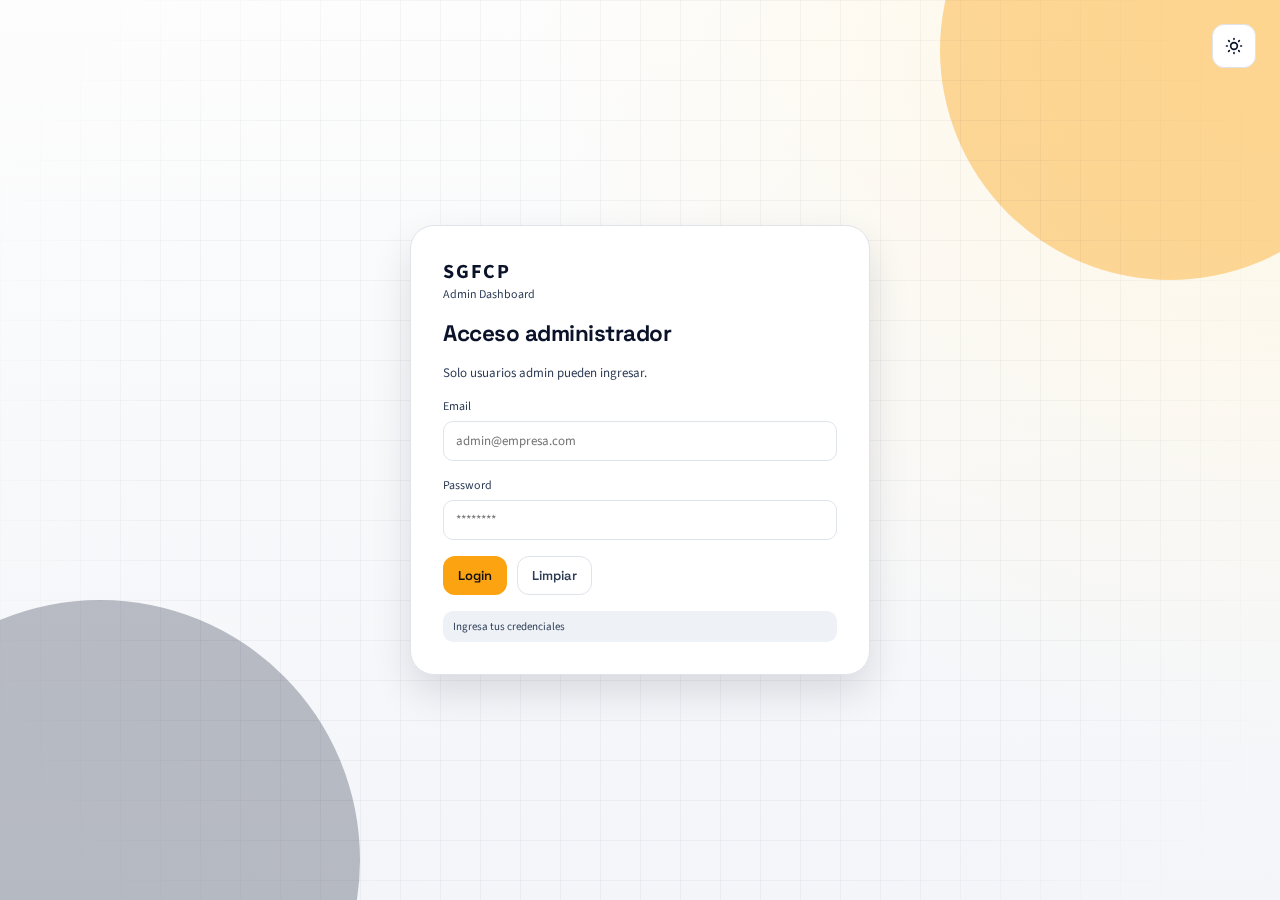
<file: dashboard/login.html>
<!DOCTYPE html>
<html lang="es">
  <head>
    <meta charset="utf-8" />
    <meta name="viewport" content="width=device-width, initial-scale=1" />
    <title>SGFCP | Login Admin</title>
    <link rel="preconnect" href="https://fonts.googleapis.com" />
    <link rel="preconnect" href="https://fonts.gstatic.com" crossorigin />
    <link
      href="https://fonts.googleapis.com/css2?family=Space+Grotesk:wght@400;500;600;700&family=Source+Sans+3:wght@400;500;600&display=swap"
      rel="stylesheet"
    />
    <link rel="stylesheet" href="styles.css" />
  </head>
  <body>
    <div class="bg">
      <div class="blob blob-1"></div>
      <div class="blob blob-2"></div>
      <div class="grid"></div>
    </div>

    <main class="login-page">
      <button id="themeToggle" class="theme-toggle" title="Cambiar tema" aria-label="Cambiar tema">
        <svg id="themeIcon" viewBox="0 0 24 24" aria-hidden="true">
          <path id="sunIcon" d="M12 3v1m0 16v1m9-9h-1M4 12H3m15.364 6.364l-.707-.707M6.343 6.343l-.707-.707m12.728 0l-.707.707M6.343 17.657l-.707.707M16 12a4 4 0 11-8 0 4 4 0 018 0z" fill="none" stroke="currentColor" stroke-width="2" stroke-linecap="round" stroke-linejoin="round"/>
          <path id="moonIcon" d="M21 12.79A9 9 0 1111.21 3 7 7 0 0021 12.79z" fill="currentColor" style="display:none;"/>
        </svg>
      </button>
      <section class="login-card">
        <div>
          <div class="brand-mark">SGFCP</div>
          <div class="brand-sub">Admin Dashboard</div>
        </div>
        <h2>Acceso administrador</h2>
        <p class="subtitle">Solo usuarios admin pueden ingresar.</p>

        <label class="field">
          <span>Email</span>
          <input id="email" type="email" placeholder="admin@empresa.com" />
        </label>
        <label class="field">
          <span>Password</span>
          <input id="password" type="password" placeholder="********" />
        </label>

        <div class="login-actions">
          <button id="loginBtn" class="btn primary">Login</button>
          <button id="clearBtn" class="btn ghost">Limpiar</button>
        </div>

        <div id="status" class="status">Ingresa tus credenciales</div>
      </section>
    </main>

    <script src="login.js"></script>
  </body>
</html>
</file>
<file: dashboard/styles.css>
:root {
  --ink: #0a132a;
  --ink-soft: #2d3c55;
  --accent: #fca311;
  --accent-dark: #db8700;
  --canvas: #ffffff;
  --surface: #f7f8fb;
  --surface-2: #eef1f6;
  --stroke: #dfe3ea;
  --shadow: 0 18px 40px rgba(0, 10, 36, 0.12);
  --radius-lg: 20px;
  --radius-md: 14px;
}

[data-theme="dark"] {
  --ink: #f5f7fa;
  --ink-soft: #cbd3dd;
  --accent: #fca311;
  --accent-dark: #fdb73a;
  --canvas: #0f1419;
  --surface: #151b22;
  --surface-2: #1d252e;
  --stroke: #2a3441;
  --shadow: 0 18px 40px rgba(0, 0, 0, 0.5);
}

* {
  box-sizing: border-box;
}

body {
  margin: 0;
  font-family: "Source Sans 3", sans-serif;
  font-size: 15px;
  color: var(--ink);
  background: var(--surface);
}

h1,
h2,
h3,
h4 {
  font-family: "Space Grotesk", sans-serif;
  margin: 0 0 6px;
  letter-spacing: -0.5px;
}

h1 {
  font-size: 28px;
}

h3 {
  font-size: 16px;
}

p {
  margin: 0;
}

.bg {
  position: fixed;
  inset: 0;
  overflow: hidden;
  z-index: -1;
  background: radial-gradient(circle at top right, #fff7e4, transparent 48%),
    linear-gradient(180deg, #fdfdfd 0%, #f3f5f9 100%);
  transition: opacity 0.3s ease;
}

[data-theme="dark"] .bg {
  background: radial-gradient(circle at top right, #1a1206, transparent 48%),
    linear-gradient(180deg, #0a0e12 0%, #12181f 100%);
}

.blob {
  position: absolute;
  border-radius: 50%;
  filter: blur(0px);
  opacity: 0.4;
}

.blob-1 {
  width: 460px;
  height: 460px;
  background: #fca311;
  top: -180px;
  right: -120px;
}

[data-theme="dark"] .blob-1 {
  opacity: 0.2;
}

.blob-2 {
  width: 520px;
  height: 520px;
  background: #000a24;
  bottom: -220px;
  left: -160px;
  opacity: 0.25;
}

[data-theme="dark"] .blob-2 {
  background: #fca311;
  opacity: 0.15;
}

.grid {
  position: absolute;
  inset: 0;
  background-image: linear-gradient(
      rgba(10, 19, 42, 0.04) 1px,
      transparent 1px
    ),
    linear-gradient(90deg, rgba(10, 19, 42, 0.04) 1px, transparent 1px);
  background-size: 40px 40px;
  mask-image: radial-gradient(circle at center, black 60%, transparent 90%);
}

.app {
  display: grid;
  grid-template-columns: 280px 1fr;
  min-height: 100vh;
}

.sidebar {
  position: sticky;
  top: 0;
  height: 100vh;
  padding: 32px 24px;
  background: rgba(255, 255, 255, 0.84);
  backdrop-filter: blur(12px);
  border-right: 1px solid var(--stroke);
  display: flex;
  flex-direction: column;
  gap: 32px;
  transition: background 0.3s ease;
}

[data-theme="dark"] .sidebar {
  background: rgba(21, 27, 34, 0.84);
}

.brand {
  display: flex;
  flex-direction: column;
  gap: 6px;
}

.brand-mark {
  font-size: 20px;
  font-weight: 700;
  letter-spacing: 2px;
}

.brand-sub {
  font-size: 12px;
  color: var(--ink-soft);
}

.nav {
  display: flex;
  flex-direction: column;
  gap: 10px;
}

.nav-item {
  border: 1px solid transparent;
  background: transparent;
  padding: 12px 14px;
  text-align: left;
  border-radius: 12px;
  font-weight: 600;
  font-size: 13px;
  color: var(--ink-soft);
  cursor: pointer;
  transition: all 0.2s ease;
}

.nav-item:hover,
.nav-item.active {
  background: rgba(252, 163, 17, 0.12);
  color: var(--ink);
  border-color: rgba(252, 163, 17, 0.4);
}

.panel {
  display: flex;
  flex-direction: column;
  gap: 12px;
  background: var(--canvas);
  border-radius: var(--radius-lg);
  padding: 16px;
  border: 1px solid var(--stroke);
  box-shadow: var(--shadow);
  transition: background 0.3s ease;
}

.panel-title {
  font-weight: 700;
  font-size: 15px;
}

.panel-sub {
  font-size: 12px;
  font-weight: 600;
  color: var(--ink-soft);
  margin-top: 6px;
}

.field {
  display: flex;
  flex-direction: column;
  gap: 6px;
  font-size: 12px;
  color: var(--ink-soft);
}

.field input,
.field textarea {
  border: 1px solid var(--stroke);
  border-radius: 10px;
  padding: 10px 12px;
  font-size: 13px;
  font-family: inherit;
  outline: none;
  background: var(--canvas);
  color: var(--ink);
  transition: background 0.3s ease;
}

.panel-actions {
  display: flex;
  gap: 8px;
}

.sidebar-actions {
  margin-top: auto;
  display: flex;
}

.status {
  font-size: 11px;
  padding: 8px 10px;
  border-radius: 10px;
  background: var(--surface-2);
  color: var(--ink-soft);
}

.status-inline {
  align-self: flex-end;
}

.status[data-tone="ok"] {
  background: #e6f7ef;
  color: #0f5b3a;
}

[data-theme="dark"] .status[data-tone="ok"] {
  background: rgba(15, 91, 58, 0.2);
  color: #6dd4a3;
}

.status[data-tone="warn"] {
  background: rgba(252, 163, 17, 0.15);
  color: #7a4b00;
}

[data-theme="dark"] .status[data-tone="warn"] {
  color: #fdb73a;
}

.status[data-tone="error"] {
  background: #ffe4e4;
  color: #8a1f1f;
}

[data-theme="dark"] .status[data-tone="error"] {
  background: rgba(138, 31, 31, 0.2);
  color: #ff8888;
}

.login-page {
  min-height: 100vh;
  display: grid;
  place-items: center;
  padding: 24px;
  position: relative;
}

.theme-toggle {
  position: absolute;
  top: 24px;
  right: 24px;
  width: 44px;
  height: 44px;
  border-radius: 12px;
  border: 1px solid var(--stroke);
  background: var(--canvas);
  display: inline-flex;
  align-items: center;
  justify-content: center;
  cursor: pointer;
  transition: all 0.2s ease;
  color: var(--ink);
}

.theme-toggle:hover {
  background: var(--surface-2);
  border-color: var(--accent);
}

.theme-toggle svg {
  width: 20px;
  height: 20px;
  display: block;
}

.login-card {
  width: min(460px, 92vw);
  background: var(--canvas);
  border-radius: 24px;
  padding: 32px;
  border: 1px solid var(--stroke);
  box-shadow: var(--shadow);
  display: grid;
  gap: 16px;
  transition: background 0.3s ease;
}

.login-card h2 {
  margin: 0;
}

.login-actions {
  display: flex;
  gap: 10px;
}

.content {
  padding: 40px 48px 64px;
  display: flex;
  flex-direction: column;
  gap: 32px;
}

.topbar {
  display: flex;
  align-items: center;
  justify-content: space-between;
  gap: 24px;
  flex-wrap: wrap;
}

.topbar-right {
  display: flex;
  align-items: flex-end;
  gap: 16px;
  margin-left: auto;
}

.subtitle {
  color: var(--ink-soft);
  font-size: 13px;
}

.filters {
  display: flex;
  flex-wrap: wrap;
  align-items: flex-end;
  justify-content: flex-end;
  gap: 12px;
  margin-left: auto;
}

.filters label {
  display: flex;
  flex-direction: column;
  font-size: 11px;
  color: var(--ink-soft);
  gap: 6px;
}

[data-theme="dark"] .filters label span {
  color: #cbd3dd;
}

.filter-actions {
  align-self: flex-end;
}

.filters input {
  border: 1px solid var(--stroke);
  border-radius: 10px;
  padding: 9px 12px;
  font-family: inherit;
  background: var(--canvas);
  color: var(--ink);
  transition: background 0.3s ease, border-color 0.3s ease;
}

[data-theme="dark"] .filters input {
  background: var(--surface-2);
  border-color: #3a4554;
  color: var(--ink);
}

[data-theme="dark"] .filters input::-webkit-calendar-picker-indicator {
  filter: invert(1);
}

.filter-actions {
  display: inline-flex;
  gap: 8px;
  align-items: flex-end;
}

.btn-icon {
  width: 36px;
  height: 36px;
  border-radius: 12px;
  border: 1px solid var(--stroke);
  background: var(--canvas);
  display: inline-flex;
  align-items: center;
  justify-content: center;
  cursor: pointer;
  transition: all 0.2s ease;
  color: var(--ink);
}

.btn-icon:hover {
  background: var(--surface-2);
  border-color: var(--accent);
}

[data-theme="dark"] .btn-icon {
  border-color: #3a4554;
}

[data-theme="dark"] .btn-icon:hover {
  background: var(--surface-2);
  border-color: var(--accent);
}

.btn-icon svg {
  width: 18px;
  height: 18px;
  display: block;
}

.btn-icon svg path {
  stroke: currentColor;
}

[data-theme="dark"] .btn-icon svg path {
  stroke: var(--ink);
  stroke-width: 2.5;
}

.btn-icon:hover {
  border-color: rgba(252, 163, 17, 0.5);
  color: var(--ink);
}

.btn-icon--dark {
  background: var(--ink);
  color: white;
  border-color: var(--ink);
}

.btn-icon--dark:hover {
  background: #111c3b;
}

[data-theme="dark"] .btn-icon--dark {
  background: var(--accent);
  color: #111;
  border-color: var(--accent);
}

[data-theme="dark"] .btn-icon--dark:hover {
  background: var(--accent-dark);
}

.btn {
  border: 1px solid transparent;
  border-radius: 12px;
  padding: 10px 14px;
  font-weight: 600;
  font-size: 13px;
  font-family: "Space Grotesk", sans-serif;
  cursor: pointer;
  transition: all 0.2s ease;
}

.btn.primary {
  background: var(--accent);
  color: #111;
}

.btn.primary:hover {
  background: var(--accent-dark);
}

.btn.secondary {
  background: var(--ink);
  color: var(--canvas);
}

.btn.ghost {
  background: transparent;
  border-color: var(--stroke);
  color: var(--ink-soft);
}

.view {
  display: none;
  animation: fadeUp 0.4s ease;
}

.view.active {
  display: grid;
  gap: 28px;
  padding: 6px 0 12px;
}

#overview.view.active {
  display: grid;
  gap: 28px;
  padding: 6px 0 12px;
}

.kpi-grid {
  display: grid;
  grid-template-columns: repeat(auto-fit, minmax(190px, 1fr));
  gap: 20px;
}

.kpi-card {
  background: var(--canvas);
  border: 1px solid var(--stroke);
  border-radius: var(--radius-md);
  padding: 18px;
  box-shadow: var(--shadow);
  display: flex;
  flex-direction: column;
  gap: 10px;
  transition: background 0.3s ease;
}

.kpi-label {
  font-size: 11px;
  color: var(--ink-soft);
  text-transform: uppercase;
  letter-spacing: 0.08em;
}

.kpi-value {
  font-size: 23px;
  font-weight: 700;
}

.kpi-sub {
  font-size: 11px;
  color: var(--ink-soft);
}

.grid-2 {
  display: grid;
  grid-template-columns: repeat(auto-fit, minmax(min(420px, 100%), 1fr));
  gap: 24px;
}

@media (min-width: 1400px) {
  .grid-2 {
    grid-template-columns: repeat(2, 1fr);
  }
}

/* Layout especial para gráficos principales: línea + torta */
.grid-charts-main {
  display: grid;
  gap: 24px;
  grid-template-columns: 1fr;
}

/* En pantallas medianas (tablets landscape): dar más espacio al gráfico de líneas */
@media (min-width: 900px) {
  .grid-charts-main {
    grid-template-columns: 1.8fr 1fr;
  }
}

/* En pantallas grandes: aún más espacio para el gráfico de líneas */
@media (min-width: 1200px) {
  .grid-charts-main {
    grid-template-columns: 2fr 1fr;
  }
}

/* En pantallas muy pequeñas: apilar verticalmente */
@media (max-width: 899px) {
  .grid-charts-main {
    grid-template-columns: 1fr;
  }
  
  .grid-charts-main .card:first-child {
    order: 1;
  }
  
  .grid-charts-main .card:last-child {
    order: 2;
  }
}

.card {
  background: var(--canvas);
  border-radius: var(--radius-lg);
  padding: 22px;
  border: 1px solid var(--stroke);
  box-shadow: var(--shadow);
  transition: background 0.3s ease;
}

.card-actions {
  display: inline-flex;
  align-items: center;
  gap: 10px;
}

.chart-expand {
  width: 32px;
  height: 32px;
  border-radius: 10px;
  border: 1px solid var(--stroke);
  background: var(--canvas);
  display: inline-flex;
  align-items: center;
  justify-content: center;
  cursor: pointer;
  color: var(--ink);
  transition: all 0.2s ease;
}

.chart-expand svg {
  width: 16px;
  height: 16px;
  display: block;
}

.chart-expand svg path {
  stroke: currentColor;
}

.chart-expand:hover {
  border-color: rgba(252, 163, 17, 0.5);
  color: var(--ink);
}

/* Contenedor responsive para gráficos */
.chart-card canvas {
  width: 100% !important;
  height: auto !important;
  max-height: 400px;
}

.chart-card--compact canvas {
  max-height: 350px;
}

/* Gráfico de doughnut centrado y con tamaño controlado */
#chartExpenses {
  display: block;
  max-width: 360px;
  max-height: 360px;
  margin: 0 auto;
}

/* En pantallas grandes donde el doughnut tiene menos espacio, reducir tamaño */
@media (min-width: 900px) {
  #chartExpenses {
    max-width: 320px;
    max-height: 320px;
  }
}

/* En pantallas muy pequeñas, hacerlo más compacto */
@media (max-width: 600px) {
  #chartExpenses {
    max-width: 280px;
    max-height: 280px;
  }
}

/* Asegurar que los contenedores de gráficos sean responsive */
.chart-card {
  position: relative;
  min-height: 200px;
}

@media (max-width: 1400px) {
  .chart-card canvas {
    max-height: 380px;
  }
  .chart-card--compact canvas {
    max-height: 340px;
  }
}

@media (max-width: 1024px) {
  .chart-card canvas {
    max-height: 350px;
  }
  .chart-card--compact canvas {
    max-height: 320px;
  }
}

@media (max-width: 768px) {
  .chart-card canvas {
    max-height: 300px;
  }
  .chart-card--compact canvas {
    max-height: 280px;
  }
}

.chart-modal {
  position: fixed;
  inset: 0;
  display: none;
  align-items: center;
  justify-content: center;
  z-index: 20;
}

.chart-modal.active {
  display: flex;
}

.chart-modal__backdrop {
  position: absolute;
  inset: 0;
  background: rgba(0, 10, 36, 0.4);
  backdrop-filter: blur(4px);
}

[data-theme="dark"] .chart-modal__backdrop {
  background: rgba(0, 0, 0, 0.7);
}

.chart-modal__panel {
  position: relative;
  background: var(--canvas);
  border-radius: 20px;
  border: 1px solid var(--stroke);
  box-shadow: 0 24px 60px rgba(0, 0, 0, 0.2);
  width: min(1200px, 92vw);
  max-height: 90vh;
  padding: 24px;
  display: grid;
  grid-template-rows: auto 1fr;
  gap: 16px;
  transition: background 0.3s ease;
}

.chart-modal__head {
  display: flex;
  align-items: center;
  justify-content: space-between;
  gap: 12px;
}

.chart-modal__body {
  min-height: 300px;
  max-height: calc(90vh - 120px);
  position: relative;
  display: flex;
  align-items: center;
  justify-content: center;
  overflow: hidden;
}

.chart-modal__body canvas {
  width: 100% !important;
  height: auto !important;
  max-height: 100%;
  max-width: 100%;
  object-fit: contain;
}

@media (max-width: 768px) {
  .chart-modal__panel {
    width: 95vw;
    padding: 16px;
    max-height: 95vh;
  }
  
  .chart-modal__body {
    min-height: 250px;
    max-height: calc(95vh - 100px);
  }
}

.card-head {
  display: flex;
  align-items: center;
  justify-content: space-between;
  margin-bottom: 12px;
}

.muted {
  font-size: 11px;
  color: var(--ink-soft);
}

.table {
  display: grid;
  gap: 8px;
}

.table-row {
  display: grid;
  grid-template-columns: repeat(4, minmax(0, 1fr));
  gap: 8px;
  padding: 12px 14px;
  border-radius: 10px;
  background: var(--surface-2);
  font-size: 12px;
}

.table-row.header {
  background: transparent;
  font-size: 10px;
  color: var(--ink-soft);
  text-transform: uppercase;
  letter-spacing: 0.08em;
}

.kpi-rail {
  display: grid;
  grid-template-columns: repeat(auto-fit, minmax(160px, 1fr));
  gap: 14px;
}

.kpi-pill {
  padding: 14px;
  border-radius: 14px;
  background: var(--surface-2);
  border: 1px solid var(--stroke);
}

.kpi-pill span {
  display: block;
  font-size: 11px;
  color: var(--ink-soft);
}

.kpi-pill strong {
  font-size: 19px;
}

@keyframes fadeUp {
  from {
    opacity: 0;
    transform: translateY(12px);
  }
  to {
    opacity: 1;
    transform: translateY(0);
  }
}

@media (max-width: 1024px) {
  .app {
    grid-template-columns: 1fr;
  }

  .sidebar {
    position: relative;
    height: auto;
  }
}

@media (max-width: 720px) {
  .content {
    padding: 24px;
  }

  .table-row {
    grid-template-columns: repeat(2, minmax(0, 1fr));
  }
}
</file>
